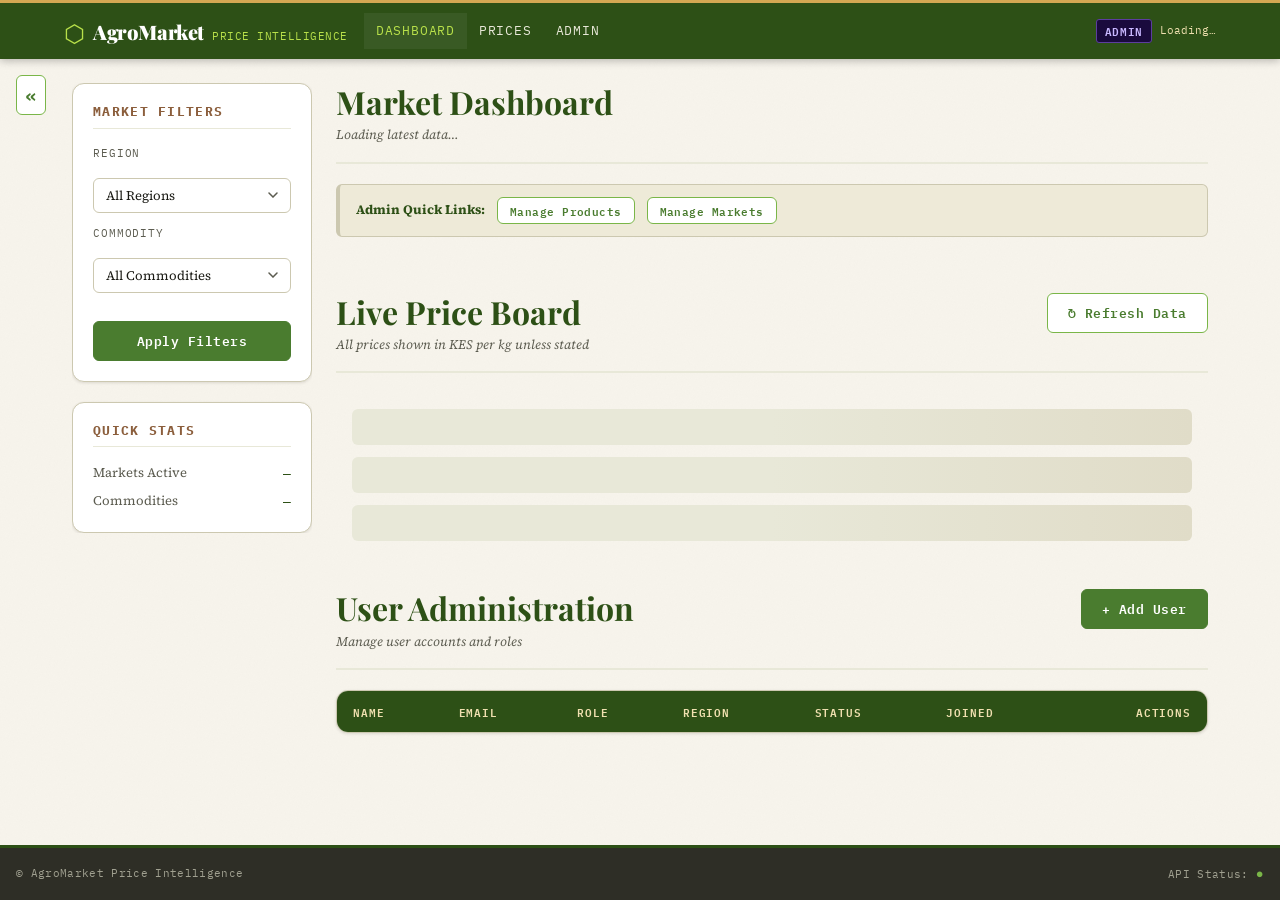
<file: index.html>
<!DOCTYPE html>
<html lang="en">
<head>
  <meta charset="UTF-8" />
  <meta name="viewport" content="width=device-width, initial-scale=1.0" />
  <meta name="description" content="Agricultural Market Price Tracker — Real-time crop and commodity prices" />
  <title>AgroMarket — Price Tracker</title>
  <link rel="stylesheet" href="style.css" />
  <link rel="preconnect" href="https://fonts.googleapis.com" crossorigin />
  <link rel="preconnect" href="https://fonts.gstatic.com" crossorigin />
  <link href="https://fonts.googleapis.com/css2?family=Playfair+Display:wght@700;900&family=IBM+Plex+Mono:wght@400;600&family=Source+Serif+4:ital,wght@0,300;0,400;0,600;1,300&display=swap" rel="stylesheet" />
  <style>
    /* Quick inline CSS to make the sidebar collapse work */
    .sidebar { transition: width 0.3s ease, padding 0.3s ease; overflow: hidden; }
    .sidebar.is-collapsed { width: 0; padding-left: 0; padding-right: 0; border: none; opacity: 0; }
  </style>
</head>
<body>

  <header class="site-header" role="banner">
    <nav class="navbar" aria-label="Primary navigation">

      <div class="navbar__brand">
        <span class="navbar__logo" aria-hidden="true">⬡</span>
        <span class="navbar__name">AgroMarket</span>
        <span class="navbar__tagline">Price Intelligence</span>
      </div>

      <button class="navbar__hamburger" id="navToggle" aria-expanded="false" aria-controls="navMenu" aria-label="Toggle navigation menu">
        <span class="bar"></span><span class="bar"></span><span class="bar"></span>
      </button>

      <ul class="navbar__menu" id="navMenu" role="list">
        <li><a href="#dashboard" class="navbar__link is-active" aria-current="page">Dashboard</a></li>
        <li><a href="#prices" class="navbar__link">Prices</a></li>
        <li><a href="#admin" class="navbar__link">Admin</a></li>
      </ul>

      <div class="navbar__user" id="navbarUser" aria-live="polite">
        <span class="badge badge--admin" id="userRoleBadge" data-role="">ADMIN</span>
        <span class="navbar__username" id="navbarUsername">Loading…</span>
      </div>

    </nav>
  </header>

  <main class="layout" id="mainContent">

    <button class="btn btn--secondary" id="sidebarToggleBtn" type="button" aria-label="Toggle Filters" 
            style="position: absolute; left: var(--sp-4); z-index: 10; padding: 0.25rem 0.5rem; font-size: 1.2rem; margin-top: -0.5rem;">
      «
    </button>

    <aside class="sidebar" id="mainSidebar" aria-label="Filters and quick stats">
      <section class="sidebar__block">
        <h2 class="sidebar__heading">Market Filters</h2>
        <label class="form-label" for="regionSelect">Region</label>
        <select class="form-select" id="regionSelect" name="region">
          <option value="">All Regions</option>
        </select>

        <label class="form-label" for="commoditySelect">Commodity</label>
        <select class="form-select" id="commoditySelect" name="commodity">
          <option value="">All Commodities</option>
        </select>

        <button class="btn btn--primary btn--full" id="applyFilters" type="button" style="margin-top: 1rem;">Apply Filters</button>
      </section>

      <section class="sidebar__block">
        <h2 class="sidebar__heading">Quick Stats</h2>
        <ul class="stat-list" id="quickStats" aria-live="polite">
          <li class="stat-list__item">
            <span class="stat-list__label">Markets Active</span>
            <span class="stat-list__value" data-stat="activeMarkets">—</span>
          </li>
          <li class="stat-list__item">
            <span class="stat-list__label">Commodities</span>
            <span class="stat-list__value" data-stat="totalCommodities">—</span>
          </li>
        </ul>
      </section>
    </aside>

    <div class="content-area">

      <section class="content-section" id="dashboard">
        <div class="section-header">
          <div>
            <h1 class="section-header__title" id="dashboardHeading">Market Dashboard</h1>
            <p class="section-header__sub" id="dashboardDateLine">Loading latest data…</p>
          </div>
        </div>

        <div id="adminQuickLinks" class="alert-strip" style="display: flex; gap: var(--sp-3); align-items: center; background: var(--c-surface-alt); border-color: var(--c-border); margin-bottom: var(--sp-6);">
          <strong style="color: var(--c-field);">Admin Quick Links:</strong>
          <a href="products.html" class="btn btn--sm btn--secondary">Manage Products</a>
          <a href="markets.html" class="btn btn--sm btn--secondary">Manage Markets</a>
        </div>

      </section>

      <section class="content-section" id="prices">
        <div class="section-header">
          <div>
            <h2 class="section-header__title">Live Price Board</h2>
            <p class="section-header__sub">All prices shown in KES per kg unless stated</p>
          </div>
          <div class="table-toolbar">
            <button class="btn btn--secondary" id="refreshDashboard" type="button">↻ Refresh Data</button>
          </div>
        </div>

        <div class="table-state" id="priceTableLoading">
          <div class="skeleton-row"></div><div class="skeleton-row"></div><div class="skeleton-row"></div>
        </div>

        <div class="table-wrap" id="priceTableWrap" hidden>
          <table class="data-table" id="priceTable">
            <thead>
              <tr>
                <th scope="col">Commodity</th>
                <th scope="col">Market</th>
                <th scope="col">Region</th>
                <th scope="col" class="align-right">Price (KES)</th>
                <th scope="col" class="align-right">7d Change</th>
                <th scope="col">Updated</th>
                <th scope="col">Source</th>
              </tr>
            </thead>
            <tbody id="priceTableBody">
              </tbody>
          </table>
        </div>
      </section>

      <section class="content-section" id="admin">
        <div class="section-header">
          <div>
            <h2 class="section-header__title">User Administration</h2>
            <p class="section-header__sub">Manage user accounts and roles</p>
          </div>
          <button class="btn btn--primary" id="addUserBtn" type="button">+ Add User</button>
        </div>

        <div class="table-wrap" id="userTableWrap">
          <table class="data-table" id="userTable">
            <thead>
              <tr>
                <th scope="col">Name</th>
                <th scope="col">Email</th>
                <th scope="col">Role</th>
                <th scope="col">Region</th>
                <th scope="col">Status</th>
                <th scope="col">Joined</th>
                <th scope="col" class="align-right">Actions</th>
              </tr>
            </thead>
            <tbody id="userTableBody">
              </tbody>
          </table>
        </div>
      </section>

    </div></main>

  <div class="modal-backdrop" id="modalBackdrop" hidden>
    <div class="modal">
      <div class="modal__header">
        <h3 class="modal__title" id="modalTitle">Modal</h3>
        <button class="modal__close" id="modalClose">✕</button>
      </div>
      <div class="modal__body" id="modalBody"></div>
      <div class="modal__footer" id="modalFooter">
        <button class="btn btn--ghost" id="modalCancel">Cancel</button>
        <button class="btn btn--primary" id="modalConfirm">Confirm</button>
      </div>
    </div>
  </div>

  <div class="toast-container" id="toastContainer"></div>

  <footer class="site-footer">
    <p>© <span id="footerYear"></span> AgroMarket Price Intelligence</p>
    <p class="site-footer__status">API Status: <span class="status-dot status-dot--ok">●</span></p>
  </footer>

  <script src="main.js" defer></script>
  
  <script>
    document.addEventListener('DOMContentLoaded', () => {
      const sidebar = document.getElementById('mainSidebar');
      const toggleBtn = document.getElementById('sidebarToggleBtn');

      if(toggleBtn && sidebar) {
        toggleBtn.addEventListener('click', () => {
          const isCollapsed = sidebar.classList.toggle('is-collapsed');
          
          // Change the icon based on the state
          toggleBtn.textContent = isCollapsed ? '»' : '«';
          
          // Move the button slightly when collapsed so it stays visible
          toggleBtn.style.left = isCollapsed ? '0' : 'var(--sp-4)';
        });
      }
    });
  </script>
</body>
</html>
</file>
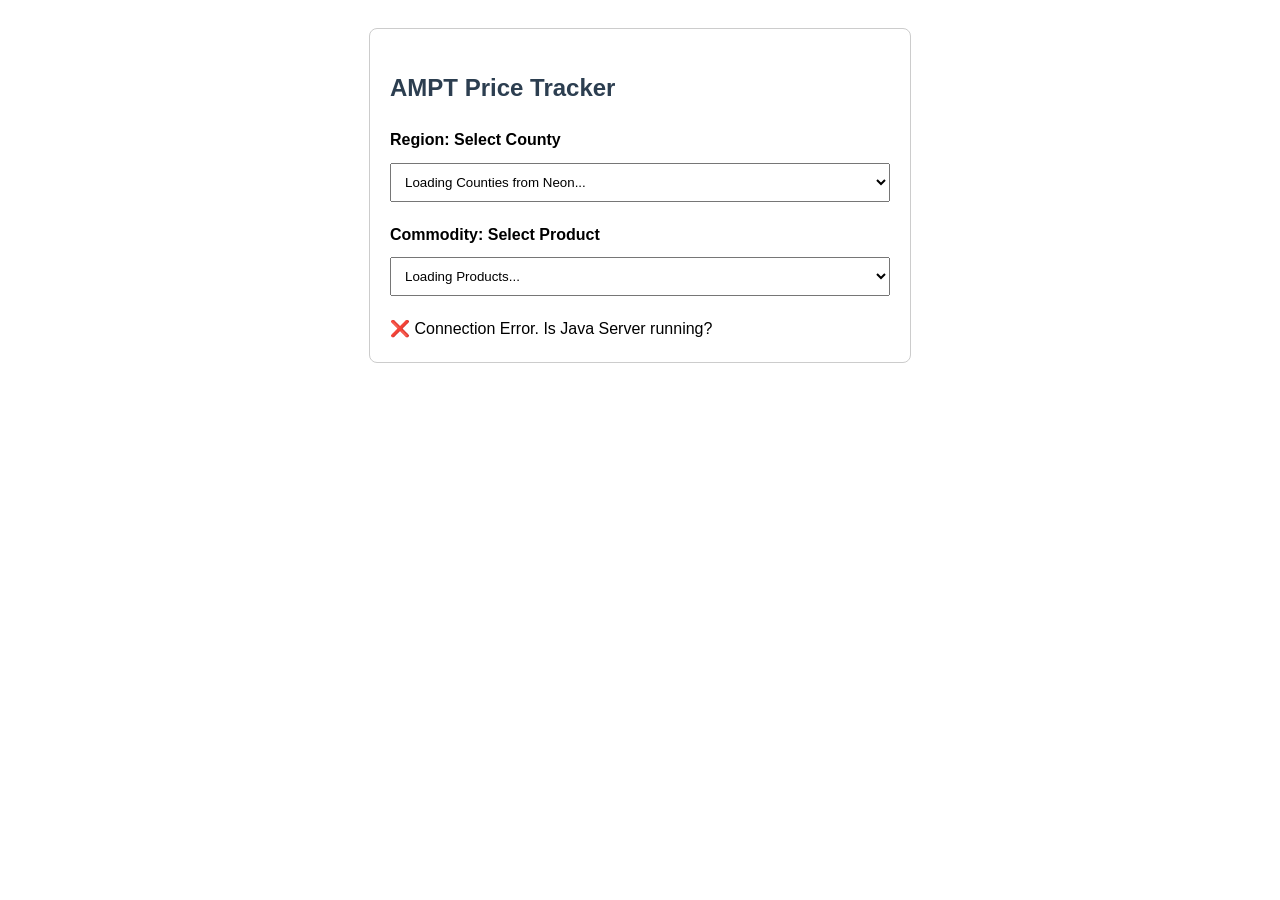
<file: WebContent/jsp/index.html>
<!DOCTYPE html>
<html lang="en">
<head>
    <meta charset="UTF-8">
    <title>AMPT Market Tracker</title>
    <style>
        body { font-family: sans-serif; padding: 20px; line-height: 1.6; }
        .container { max-width: 500px; margin: auto; border: 1px solid #ccc; padding: 20px; border-radius: 8px; }
        select { width: 100%; padding: 10px; margin-top: 10px; margin-bottom: 20px; }
        h2 { color: #2c3e50; }
    </style>
</head>
<body>
    <div class="container">
        <h2>AMPT Price Tracker</h2>
        
        <label for="countySelect"><b>Region: Select County</b></label>
        <select id="countySelect">
            <option value="">Loading Counties from Neon...</option>
        </select>

        <label for="productSelect"><b>Commodity: Select Product</b></label>
        <select id="productSelect">
            <option value="">Loading Products...</option>
        </select>

        <div id="status">Connecting to Java Backend...</div>
    </div>

    <script>
        async function populateDropdown(endpoint, elementId) {
            try {
                // This calls your Java DropdownHelper.java
                const response = await fetch(`http://localhost:8080/api/dropdowns/${endpoint}`);
                if (!response.ok) throw new Error('Network response was not ok');
                
                const data = await response.json();
                const select = document.getElementById(elementId);
                
                select.innerHTML = '<option value="">-- Select Option --</option>';
                data.forEach(item => {
                    const opt = document.createElement('option');
                    opt.value = item.id;
                    opt.textContent = item.label;
                    select.appendChild(opt);
                });
                document.getElementById('status').innerText = "✅ Data Loaded from Neon Cloud";
            } catch (error) {
                console.error('Error:', error);
                document.getElementById('status').innerText = "❌ Connection Error. Is Java Server running?";
            }
        }

        // Initialize dropdowns
        populateDropdown('counties', 'countySelect');
        populateDropdown('products', 'productSelect');
    </script>
</body>
</html>
</file>
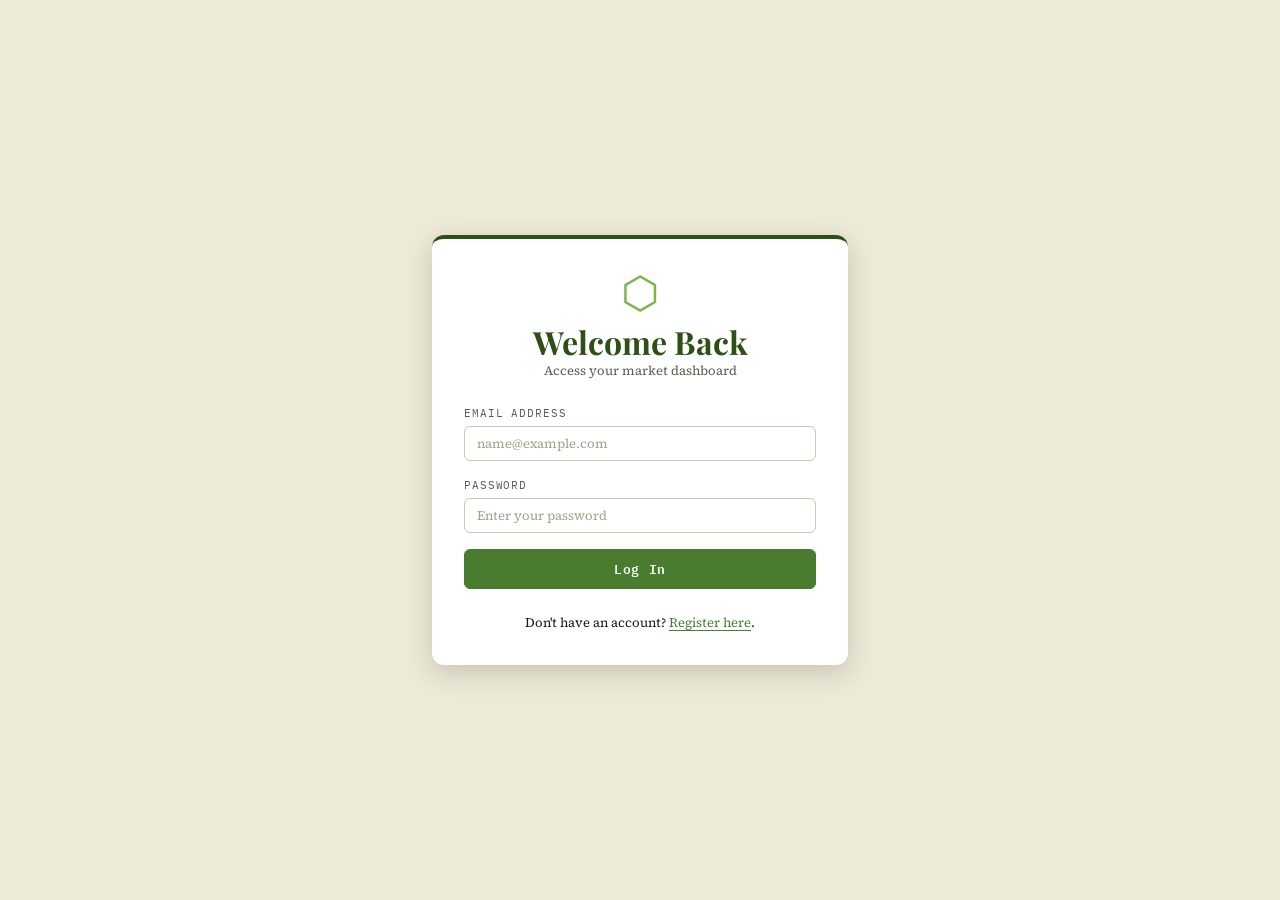
<file: login.html>
<!DOCTYPE html>
<html lang="en">
<head>
  <meta charset="UTF-8" />
  <meta name="viewport" content="width=device-width, initial-scale=1.0" />
  <title>Log In — AgroMarket Price Tracker</title>
  <link rel="stylesheet" href="style.css" />
  <link href="https://fonts.googleapis.com/css2?family=Playfair+Display:wght@700;900&family=IBM+Plex+Mono:wght@400;600&family=Source+Serif+4:ital,wght@0,300;0,400;0,600;1,300&display=swap" rel="stylesheet" />
  <style>
    /* Centers the card on the screen */
    .auth-layout {
      display: flex;
      align-items: center;
      justify-content: center;
      min-height: 100dvh;
      padding: var(--sp-4);
      background-color: var(--c-surface-alt);
    }
    .auth-card {
      background: var(--c-white);
      padding: var(--sp-8);
      border-radius: var(--radius-lg);
      box-shadow: var(--shadow-lg);
      width: 100%;
      max-width: 26rem;
      border-top: 4px solid var(--c-field);
    }
    .auth-card__header { text-align: center; margin-bottom: var(--sp-6); }
    .auth-card__logo { font-size: var(--fs-3xl); color: var(--c-sprout); line-height: 1; }
    .auth-card__title { font-family: var(--f-display); font-size: var(--fs-2xl); color: var(--c-field); margin-top: var(--sp-2); }
    .form-group { margin-bottom: var(--sp-4); }
    .auth-footer { text-align: center; margin-top: var(--sp-6); font-size: var(--fs-sm); }
  </style>
</head>
<body>

  <main class="auth-layout">
    <div class="auth-card">
      <div class="auth-card__header">
        <div class="auth-card__logo">⬡</div>
        <h1 class="auth-card__title">Welcome Back</h1>
        <p style="color: var(--c-text-muted); font-size: var(--fs-sm);">Access your market dashboard</p>
      </div>

      <form id="loginForm" novalidate>
        
        <div class="form-group">
          <label class="form-label" for="email">Email Address</label>
          <input class="form-input" type="email" id="email" name="email" required placeholder="name@example.com">
        </div>

        <div class="form-group">
          <label class="form-label" for="password">Password</label>
          <input class="form-input" type="password" id="password" name="password" required placeholder="Enter your password">
        </div>

        <button class="btn btn--primary btn--full" type="submit" id="loginBtn">Log In</button>
      </form>

      <div class="auth-footer">
        Don't have an account? <a href="register.html">Register here</a>.
      </div>
    </div>
  </main>

  <script>
    // ── CLIENT-SIDE VALIDATION LOGIC ──
    const form = document.getElementById('loginForm');
    
    form.addEventListener('submit', (e) => {
      e.preventDefault(); // Stop normal form submission

      // Validate fields before hitting the backend
      if (!form.checkValidity()) {
        form.reportValidity();
        return; 
      }

      // Simulate sending data to the Java Backend
      const loginBtn = document.getElementById('loginBtn');
      loginBtn.textContent = 'Authenticating...';
      loginBtn.disabled = true;

      const email = document.getElementById('email').value;

      console.log('Sending credentials to /login Servlet for:', email);

      // Simulate a 1-second delay, then redirect to the dashboard
      setTimeout(() => {
        window.location.href = 'index.html'; 
      }, 1000);
    });
  </script>
</body>
</html>
</file>
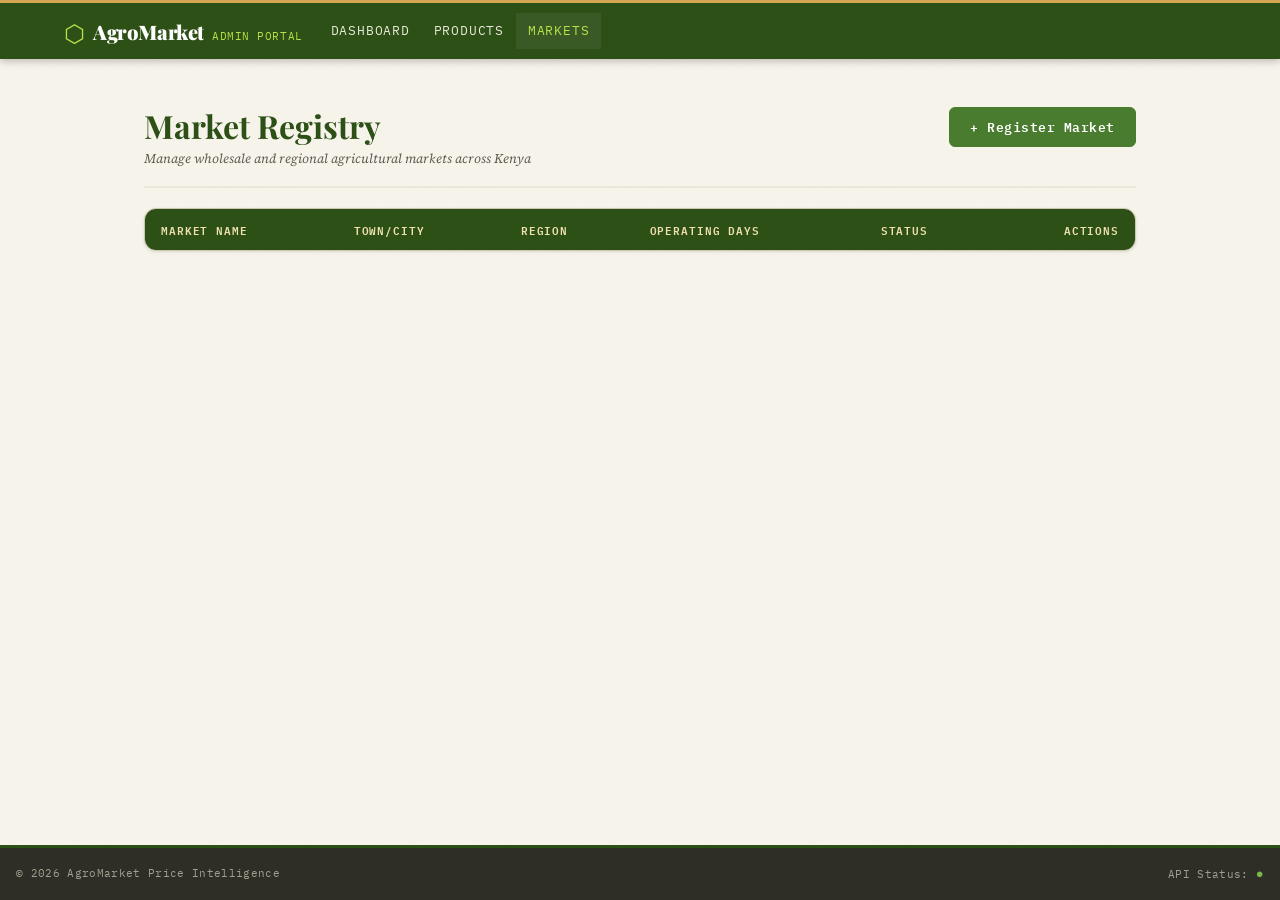
<file: markets.html>
<!DOCTYPE html>
<html lang="en">
<head>
  <meta charset="UTF-8" />
  <meta name="viewport" content="width=device-width, initial-scale=1.0" />
  <title>Manage Markets — AgroMarket Admin</title>
  <link rel="stylesheet" href="style.css" />
  <link href="https://fonts.googleapis.com/css2?family=Playfair+Display:wght@700;900&family=IBM+Plex+Mono:wght@400;600&family=Source+Serif+4:ital,wght@0,300;0,400;0,600;1,300&display=swap" rel="stylesheet" />
</head>
<body>

  <header class="site-header" role="banner">
    <nav class="navbar">
      <div class="navbar__brand">
        <span class="navbar__logo">⬡</span>
        <span class="navbar__name">AgroMarket</span>
        <span class="navbar__tagline">Admin Portal</span>
      </div>
      <ul class="navbar__menu is-open" style="flex-direction: row; background: transparent; order: 0;">
        <li><a href="index.html" class="navbar__link">Dashboard</a></li>
        <li><a href="products.html" class="navbar__link">Products</a></li>
        <li><a href="markets.html" class="navbar__link is-active">Markets</a></li>
      </ul>
    </nav>
  </header>

  <main class="layout" style="display: block; max-width: 65rem; margin-top: var(--sp-6);">
    <section class="content-section">
      <div class="section-header">
        <div>
          <h1 class="section-header__title">Market Registry</h1>
          <p class="section-header__sub">Manage wholesale and regional agricultural markets across Kenya</p>
        </div>
        <button class="btn btn--primary" id="addMarketBtn" type="button">+ Register Market</button>
      </div>

      <div class="table-wrap">
        <table class="data-table">
          <thead>
            <tr>
              <th scope="col">Market Name</th>
              <th scope="col">Town/City</th>
              <th scope="col">Region</th>
              <th scope="col">Operating Days</th>
              <th scope="col">Status</th>
              <th scope="col" class="align-right">Actions</th>
            </tr>
          </thead>
          <tbody id="marketTableBody">
            </tbody>
        </table>
      </div>
    </section>
  </main>

  <div class="modal-backdrop" id="modalBackdrop" hidden>
    <div class="modal">
      <div class="modal__header">
        <h3 class="modal__title" id="modalTitle">Modal</h3>
        <button class="modal__close" id="modalClose">✕</button>
      </div>
      <div class="modal__body" id="modalBody"></div>
      <div class="modal__footer">
        <button class="btn btn--ghost" id="modalCancel">Cancel</button>
        <button class="btn btn--primary" id="modalConfirm">Save Market</button>
      </div>
    </div>
  </div>

  <footer class="site-footer">
    <p>© <span id="footerYear">2026</span> AgroMarket Price Intelligence</p>
    <p class="site-footer__status">API Status: <span class="status-dot status-dot--ok">●</span></p>
  </footer>

  <script>document.getElementById('footerYear').textContent = new Date().getFullYear();</script>
  <script src="admin-markets.js"></script>
</body>
</html>
</file>
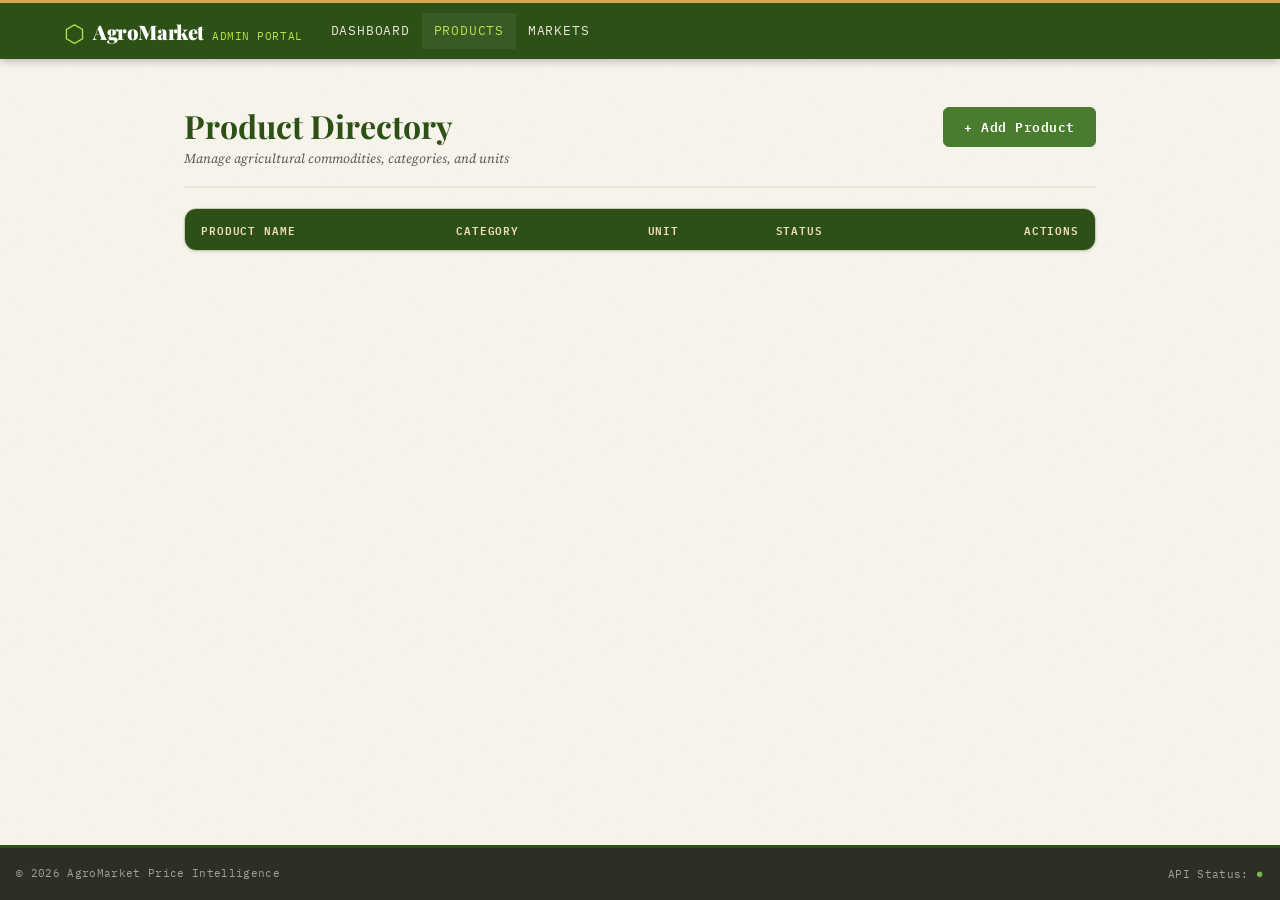
<file: products.html>
<!DOCTYPE html>
<html lang="en">
<head>
  <meta charset="UTF-8" />
  <meta name="viewport" content="width=device-width, initial-scale=1.0" />
  <title>Manage Products — AgroMarket Admin</title>
  <link rel="stylesheet" href="style.css" />
  <link href="https://fonts.googleapis.com/css2?family=Playfair+Display:wght@700;900&family=IBM+Plex+Mono:wght@400;600&family=Source+Serif+4:ital,wght@0,300;0,400;0,600;1,300&display=swap" rel="stylesheet" />
</head>
<body>

  <header class="site-header" role="banner">
    <nav class="navbar">
      <div class="navbar__brand">
        <span class="navbar__logo">⬡</span>
        <span class="navbar__name">AgroMarket</span>
        <span class="navbar__tagline">Admin Portal</span>
      </div>
      <ul class="navbar__menu is-open" style="flex-direction: row; background: transparent; order: 0;">
        <li><a href="index.html" class="navbar__link">Dashboard</a></li>
        <li><a href="products.html" class="navbar__link is-active">Products</a></li>
        <li><a href="markets.html" class="navbar__link">Markets</a></li>
      </ul>
    </nav>
  </header>

  <main class="layout" style="display: block; max-width: 60rem; margin-top: var(--sp-6);">
    <section class="content-section">
      <div class="section-header">
        <div>
          <h1 class="section-header__title">Product Directory</h1>
          <p class="section-header__sub">Manage agricultural commodities, categories, and units</p>
        </div>
        <button class="btn btn--primary" id="addProductBtn" type="button">+ Add Product</button>
      </div>

      <div class="table-wrap">
        <table class="data-table">
          <thead>
            <tr>
              <th scope="col">Product Name</th>
              <th scope="col">Category</th>
              <th scope="col">Unit</th>
              <th scope="col">Status</th>
              <th scope="col" class="align-right">Actions</th>
            </tr>
          </thead>
          <tbody id="productTableBody">
            </tbody>
        </table>
      </div>
    </section>
  </main>

  <div class="modal-backdrop" id="modalBackdrop" hidden>
    <div class="modal">
      <div class="modal__header">
        <h3 class="modal__title" id="modalTitle">Modal</h3>
        <button class="modal__close" id="modalClose">✕</button>
      </div>
      <div class="modal__body" id="modalBody"></div>
      <div class="modal__footer">
        <button class="btn btn--ghost" id="modalCancel">Cancel</button>
        <button class="btn btn--primary" id="modalConfirm">Save Product</button>
      </div>
    </div>
  </div>

  <footer class="site-footer">
    <p>© <span id="footerYear">2026</span> AgroMarket Price Intelligence</p>
    <p class="site-footer__status">API Status: <span class="status-dot status-dot--ok">●</span></p>
  </footer>

  <script>document.getElementById('footerYear').textContent = new Date().getFullYear();</script>
  <script src="admin-products.js"></script>
</body>
</html>
</file>
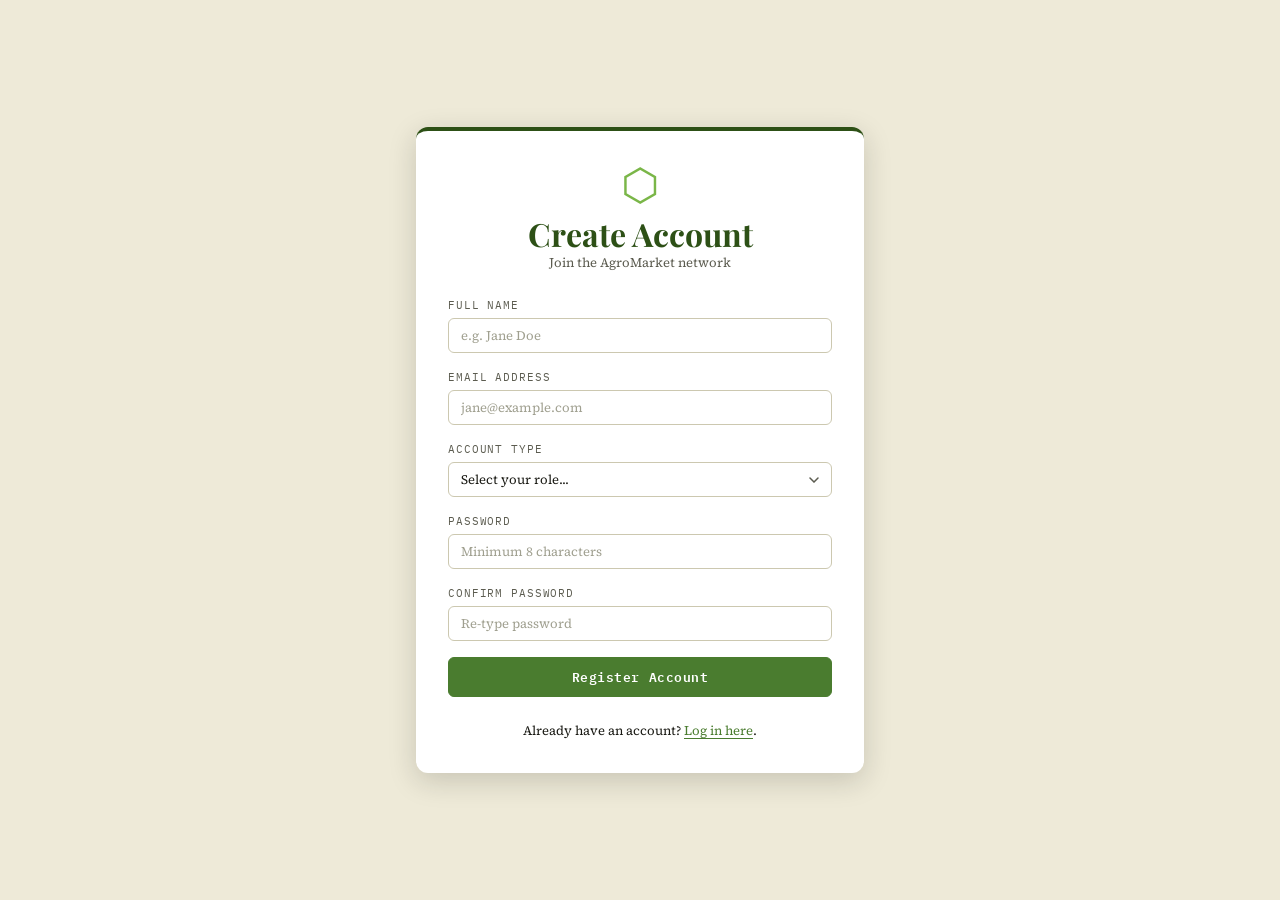
<file: register.html>
<!DOCTYPE html>
<html lang="en">
<head>
  <meta charset="UTF-8" />
  <meta name="viewport" content="width=device-width, initial-scale=1.0" />
  <title>Register — AgroMarket Price Tracker</title>
  <link rel="stylesheet" href="style.css" />
  <link href="https://fonts.googleapis.com/css2?family=Playfair+Display:wght@700;900&family=IBM+Plex+Mono:wght@400;600&family=Source+Serif+4:ital,wght@0,300;0,400;0,600;1,300&display=swap" rel="stylesheet" />
  <style>
    /* Specific layout for auth pages to center the card */
    .auth-layout {
      display: flex;
      align-items: center;
      justify-content: center;
      min-height: 100dvh;
      padding: var(--sp-4);
      background-color: var(--c-surface-alt);
    }
    .auth-card {
      background: var(--c-white);
      padding: var(--sp-8);
      border-radius: var(--radius-lg);
      box-shadow: var(--shadow-lg);
      width: 100%;
      max-width: 28rem;
      border-top: 4px solid var(--c-field);
    }
    .auth-card__header { text-align: center; margin-bottom: var(--sp-6); }
    .auth-card__logo { font-size: var(--fs-3xl); color: var(--c-sprout); line-height: 1; }
    .auth-card__title { font-family: var(--f-display); font-size: var(--fs-2xl); color: var(--c-field); margin-top: var(--sp-2); }
    .form-group { margin-bottom: var(--sp-4); }
    .auth-footer { text-align: center; margin-top: var(--sp-6); font-size: var(--fs-sm); }
    .error-text { color: var(--c-danger); font-size: var(--fs-xs); margin-top: var(--sp-1); display: none; }
  </style>
</head>
<body>

  <main class="auth-layout">
    <div class="auth-card">
      <div class="auth-card__header">
        <div class="auth-card__logo">⬡</div>
        <h1 class="auth-card__title">Create Account</h1>
        <p style="color: var(--c-text-muted); font-size: var(--fs-sm);">Join the AgroMarket network</p>
      </div>

      <form id="registerForm" novalidate>
        
        <div class="form-group">
          <label class="form-label" for="fullName">Full Name</label>
          <input class="form-input" type="text" id="fullName" name="fullName" required placeholder="e.g. Jane Doe">
        </div>

        <div class="form-group">
          <label class="form-label" for="email">Email Address</label>
          <input class="form-input" type="email" id="email" name="email" required placeholder="jane@example.com">
        </div>

        <div class="form-group">
          <label class="form-label" for="role">Account Type</label>
          <select class="form-select" id="role" name="role" required>
            <option value="" disabled selected>Select your role...</option>
            <option value="FARMER">Farmer</option>
            <option value="TRADER">Trader</option>
            <option value="CONSUMER">Consumer</option>
            <option value="MARKET_AGENT">Market Agent (Requires Admin Approval)</option>
          </select>
        </div>

        <div class="form-group">
          <label class="form-label" for="password">Password</label>
          <input class="form-input" type="password" id="password" name="password" required placeholder="Minimum 8 characters">
        </div>

        <div class="form-group">
          <label class="form-label" for="confirmPassword">Confirm Password</label>
          <input class="form-input" type="password" id="confirmPassword" required placeholder="Re-type password">
          <div class="error-text" id="passwordError">Passwords do not match!</div>
        </div>

        <button class="btn btn--primary btn--full" type="submit" id="submitBtn">Register Account</button>
      </form>

      <div class="auth-footer">
        Already have an account? <a href="login.html">Log in here</a>.
      </div>
    </div>
  </main>

  <script>
    // ── CLIENT-SIDE VALIDATION LOGIC ──
    const form = document.getElementById('registerForm');
    const password = document.getElementById('password');
    const confirmPassword = document.getElementById('confirmPassword');
    const passwordError = document.getElementById('passwordError');

    form.addEventListener('submit', async (e) => {
      e.preventDefault(); // Stop the form from submitting normally

      // 1. Check if passwords match
      if (password.value !== confirmPassword.value) {
        passwordError.style.display = 'block';
        confirmPassword.style.borderColor = 'var(--c-danger)';
        return; // Stop execution
      } else {
        passwordError.style.display = 'none';
        confirmPassword.style.borderColor = 'var(--c-border)';
      }

      // 2. Check if all required HTML5 fields are filled
      if (!form.checkValidity()) {
        form.reportValidity();
        return; // Stop execution
      }

      // 3. If everything is correct, prepare data for the Java Backend
      const submitBtn = document.getElementById('submitBtn');
      submitBtn.textContent = 'Registering...';
      submitBtn.disabled = true;

      const formData = {
        fullName: document.getElementById('fullName').value,
        email: document.getElementById('email').value,
        role: document.getElementById('role').value,
        password: password.value
      };

      console.log('Sending this data to /register Servlet:', formData);
      
      // MOCK API CALL: This simulates sending data to your Java backend
      // In production, you will replace the setTimeout with an actual fetch('/register')
      setTimeout(() => {
        alert('Registration simulated successfully! Redirecting to login...');
        window.location.href = 'login.html'; // Redirect to the login page you will build next
      }, 1500);
    });
  </script>
</body>
</html>
</file>
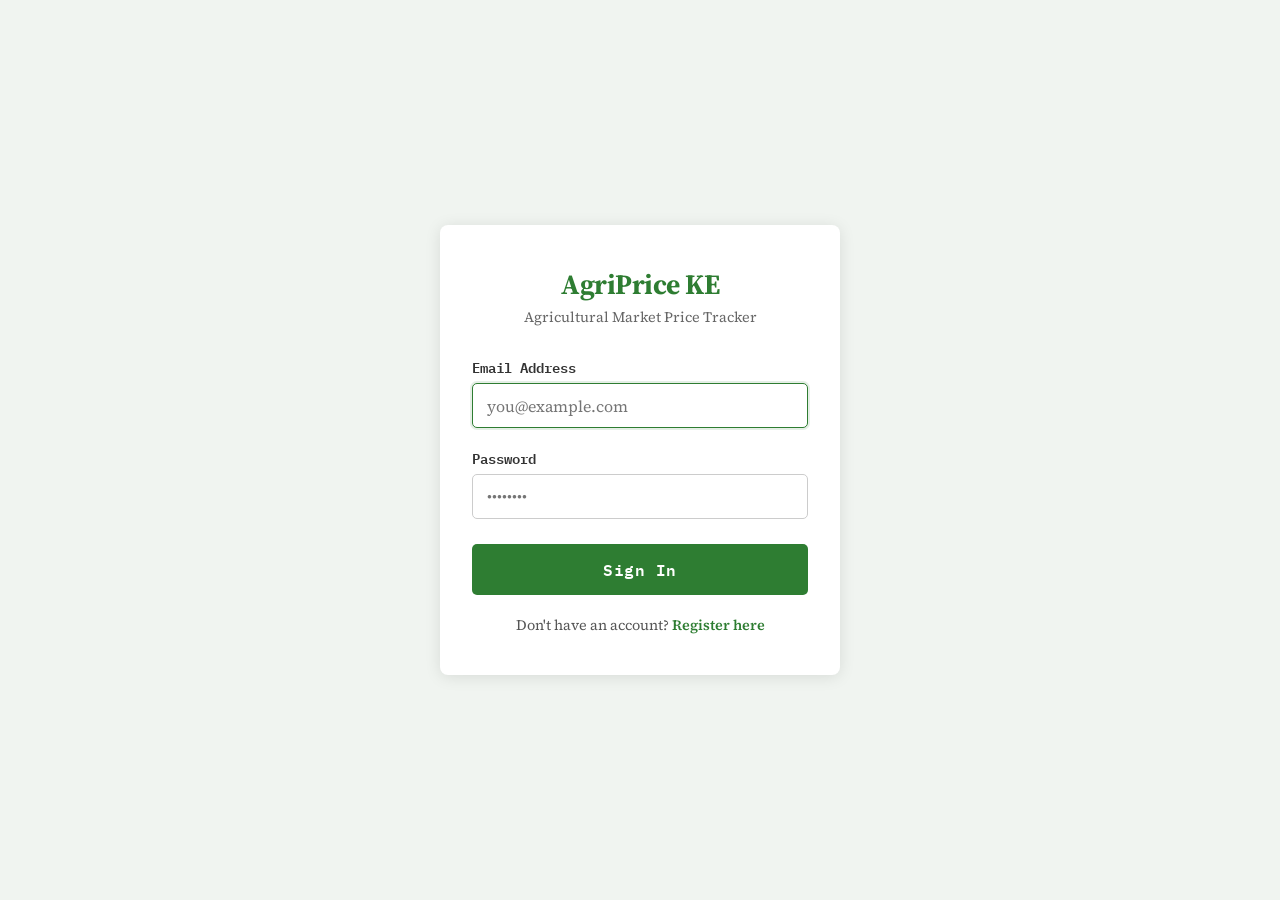
<file: WebContent/login.html>
<!DOCTYPE html>
<html lang="en">
<head>
    <meta charset="UTF-8" />
    <meta name="viewport" content="width=device-width, initial-scale=1.0" />
    <title>Login — AgriPrice KE</title>
    <link href="https://fonts.googleapis.com/css2?family=IBM+Plex+Mono:wght@400;600&family=Source+Serif+4:wght@300;400;600&display=swap" rel="stylesheet" />
    <style>
        *, *::before, *::after { box-sizing: border-box; margin: 0; padding: 0; }

        body {
            min-height: 100vh;
            display: flex;
            align-items: center;
            justify-content: center;
            background: #f0f4f0;
            font-family: 'Source Serif 4', serif;
        }

        .card {
            background: #fff;
            border-radius: 8px;
            box-shadow: 0 2px 16px rgba(0,0,0,0.10);
            padding: 2.5rem 2rem;
            width: 100%;
            max-width: 400px;
        }

        .brand {
            text-align: center;
            margin-bottom: 1.75rem;
        }

        .brand h1 {
            font-size: 1.75rem;
            font-weight: 700;
            color: #2e7d32;
            letter-spacing: -0.5px;
        }

        .brand p {
            font-size: 0.9rem;
            color: #666;
            margin-top: 0.25rem;
        }

        .form-group {
            margin-bottom: 1.1rem;
        }

        label {
            display: block;
            font-size: 0.85rem;
            font-weight: 600;
            color: #333;
            margin-bottom: 0.35rem;
            font-family: 'IBM Plex Mono', monospace;
        }

        input[type="email"],
        input[type="password"] {
            width: 100%;
            padding: 0.65rem 0.85rem;
            border: 1px solid #ccc;
            border-radius: 5px;
            font-size: 1rem;
            font-family: inherit;
            transition: border-color 0.2s;
        }

        input:focus {
            outline: none;
            border-color: #2e7d32;
            box-shadow: 0 0 0 2px rgba(46,125,50,0.12);
        }

        .btn {
            width: 100%;
            padding: 0.75rem;
            background: #2e7d32;
            color: #fff;
            border: none;
            border-radius: 5px;
            font-size: 1rem;
            font-weight: 600;
            cursor: pointer;
            margin-top: 0.5rem;
            font-family: 'IBM Plex Mono', monospace;
            letter-spacing: 0.5px;
            transition: background 0.2s;
        }

        .btn:hover { background: #1b5e20; }

        .error-msg {
            background: #ffebee;
            color: #c62828;
            border: 1px solid #ef9a9a;
            border-radius: 5px;
            padding: 0.65rem 0.85rem;
            font-size: 0.9rem;
            margin-bottom: 1rem;
        }

        .register-link {
            text-align: center;
            margin-top: 1.25rem;
            font-size: 0.9rem;
            color: #555;
        }

        .register-link a {
            color: #2e7d32;
            font-weight: 600;
            text-decoration: none;
        }

        .register-link a:hover { text-decoration: underline; }
    </style>
</head>
<body>
    <div class="card">
        <div class="brand">
            <h1>AgriPrice KE</h1>
            <p>Agricultural Market Price Tracker</p>
        </div>

        <!-- Error message shown when ?error= param is present -->
        <script>
            const params = new URLSearchParams(window.location.search);
            const err = params.get('error');
            const ok  = params.get('success');
            if (err) {
                document.write('<div class="error-msg">' + err + '</div>');
            } else if (ok) {
                document.write('<div style="background:#e8f5e9;color:#2e7d32;border:1px solid #a5d6a7;border-radius:5px;padding:.65rem .85rem;font-size:.9rem;margin-bottom:1rem;">' + ok + '</div>');
            }
        </script>

        <form method="POST" action="login">
            <div class="form-group">
                <label for="email">Email Address</label>
                <input type="email" id="email" name="email" placeholder="you@example.com" required autofocus />
            </div>
            <div class="form-group">
                <label for="password">Password</label>
                <input type="password" id="password" name="password" placeholder="••••••••" required />
            </div>
            <button type="submit" class="btn">Sign In</button>
        </form>

        <div class="register-link">
            Don't have an account? <a href="register">Register here</a>
        </div>
    </div>
</body>
</html>
</file>
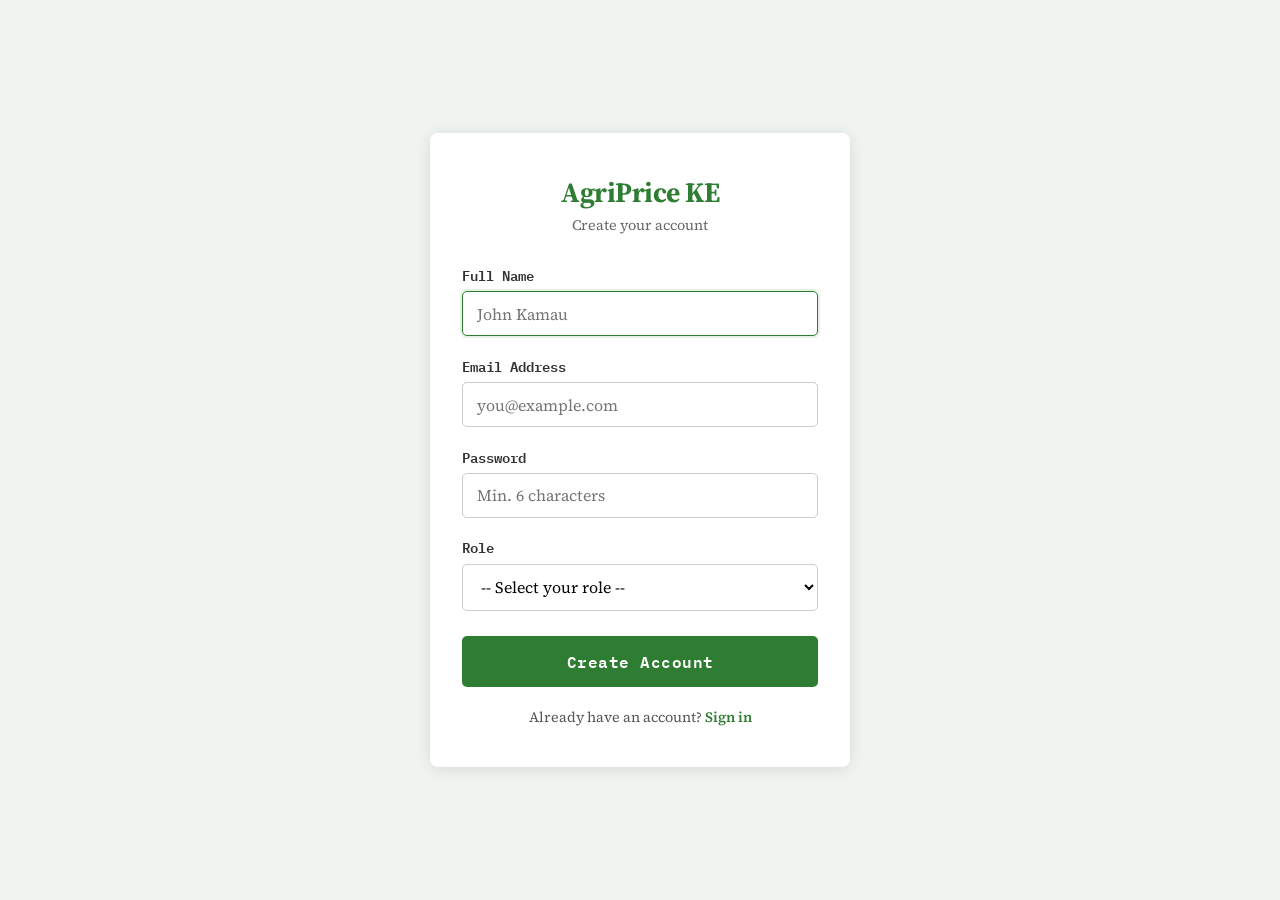
<file: WebContent/register.html>
<!DOCTYPE html>
<html lang="en">
<head>
    <meta charset="UTF-8" />
    <meta name="viewport" content="width=device-width, initial-scale=1.0" />
    <title>Register — AgriPrice KE</title>
    <link href="https://fonts.googleapis.com/css2?family=IBM+Plex+Mono:wght@400;600&family=Source+Serif+4:wght@300;400;600&display=swap" rel="stylesheet" />
    <style>
        *, *::before, *::after { box-sizing: border-box; margin: 0; padding: 0; }

        body {
            min-height: 100vh;
            display: flex;
            align-items: center;
            justify-content: center;
            background: #f0f4f0;
            font-family: 'Source Serif 4', serif;
        }

        .card {
            background: #fff;
            border-radius: 8px;
            box-shadow: 0 2px 16px rgba(0,0,0,0.10);
            padding: 2.5rem 2rem;
            width: 100%;
            max-width: 420px;
        }

        .brand {
            text-align: center;
            margin-bottom: 1.75rem;
        }

        .brand h1 {
            font-size: 1.75rem;
            font-weight: 700;
            color: #2e7d32;
            letter-spacing: -0.5px;
        }

        .brand p {
            font-size: 0.9rem;
            color: #666;
            margin-top: 0.25rem;
        }

        .form-group {
            margin-bottom: 1.1rem;
        }

        label {
            display: block;
            font-size: 0.85rem;
            font-weight: 600;
            color: #333;
            margin-bottom: 0.35rem;
            font-family: 'IBM Plex Mono', monospace;
        }

        input[type="text"],
        input[type="email"],
        input[type="password"],
        select {
            width: 100%;
            padding: 0.65rem 0.85rem;
            border: 1px solid #ccc;
            border-radius: 5px;
            font-size: 1rem;
            font-family: inherit;
            transition: border-color 0.2s;
            background: #fff;
        }

        input:focus, select:focus {
            outline: none;
            border-color: #2e7d32;
            box-shadow: 0 0 0 2px rgba(46,125,50,0.12);
        }

        .btn {
            width: 100%;
            padding: 0.75rem;
            background: #2e7d32;
            color: #fff;
            border: none;
            border-radius: 5px;
            font-size: 1rem;
            font-weight: 600;
            cursor: pointer;
            margin-top: 0.5rem;
            font-family: 'IBM Plex Mono', monospace;
            letter-spacing: 0.5px;
            transition: background 0.2s;
        }

        .btn:hover { background: #1b5e20; }

        .error-msg {
            background: #ffebee;
            color: #c62828;
            border: 1px solid #ef9a9a;
            border-radius: 5px;
            padding: 0.65rem 0.85rem;
            font-size: 0.9rem;
            margin-bottom: 1rem;
        }

        .login-link {
            text-align: center;
            margin-top: 1.25rem;
            font-size: 0.9rem;
            color: #555;
        }

        .login-link a {
            color: #2e7d32;
            font-weight: 600;
            text-decoration: none;
        }

        .login-link a:hover { text-decoration: underline; }
    </style>
</head>
<body>
    <div class="card">
        <div class="brand">
            <h1>AgriPrice KE</h1>
            <p>Create your account</p>
        </div>

        <script>
            const params = new URLSearchParams(window.location.search);
            const err = params.get('error');
            if (err) {
                document.write('<div class="error-msg">' + err + '</div>');
            }
        </script>

        <form method="POST" action="register">
            <div class="form-group">
                <label for="fullName">Full Name</label>
                <input type="text" id="fullName" name="fullName" placeholder="John Kamau" required autofocus />
            </div>
            <div class="form-group">
                <label for="email">Email Address</label>
                <input type="email" id="email" name="email" placeholder="you@example.com" required />
            </div>
            <div class="form-group">
                <label for="password">Password</label>
                <input type="password" id="password" name="password" placeholder="Min. 6 characters" required />
            </div>
            <div class="form-group">
                <label for="role">Role</label>
                <select id="role" name="role" required>
                    <option value="">-- Select your role --</option>
                    <option value="FARMER">Farmer</option>
                    <option value="AGENT">Market Agent</option>
                    <option value="ADMIN">Admin</option>
                </select>
            </div>
            <button type="submit" class="btn">Create Account</button>
        </form>

        <div class="login-link">
            Already have an account? <a href="login">Sign in</a>
        </div>
    </div>
</body>
</html>
</file>
<file: style.css>
/* ═══════════════════════════════════════════════════════════════
   AgroMarket Price Tracker — style.css
   Mobile-first · Vanilla CSS3 · Optimised for sub-3G
   ═══════════════════════════════════════════════════════════════ */

/* ── 1. DESIGN TOKENS ────────────────────────────────────────── */
:root {
  /* Greens */
  --c-field:        #2d5016;   /* deep field green */
  --c-leaf:         #4a7c2f;   /* mid leaf */
  --c-sprout:       #7ab648;   /* bright sprout */
  --c-lime:         #b8e04a;   /* lime accent */

  /* Earth tones */
  --c-soil:         #3d2b1f;   /* rich dark soil */
  --c-clay:         #8b5e3c;   /* terracotta clay */
  --c-wheat:        #d4a853;   /* dried wheat */
  --c-straw:        #f0e0b0;   /* pale straw */

  /* Neutrals */
  --c-ink:          #1a1a14;   /* near-black */
  --c-charcoal:     #2e2e26;
  --c-stone:        #5c5c50;
  --c-dust:         #a0a090;
  --c-mist:         #e8e8d8;
  --c-paper:        #f7f4ec;   /* warm off-white */
  --c-white:        #ffffff;

  /* Semantic colours */
  --c-surface:      var(--c-paper);
  --c-surface-alt:  #eeead8;
  --c-border:       #ccc8b0;
  --c-text:         var(--c-ink);
  --c-text-muted:   var(--c-stone);
  --c-accent:       var(--c-sprout);
  --c-accent-dark:  var(--c-leaf);
  --c-danger:       #c0392b;
  --c-warning:      var(--c-wheat);
  --c-success:      var(--c-sprout);
  --c-info:         #3a7ebf;

  /* Price change colors */
  --c-up:           #2a7d2e;
  --c-down:         #c0392b;
  --c-flat:         var(--c-stone);

  /* Typography */
  --f-display:      'Playfair Display', Georgia, serif;
  --f-body:         'Source Serif 4', Georgia, serif;
  --f-mono:         'IBM Plex Mono', 'Courier New', monospace;

  --fs-xs:   0.6875rem;  /* 11px */
  --fs-sm:   0.8125rem;  /* 13px */
  --fs-base: 0.9375rem;  /* 15px */
  --fs-md:   1.0625rem;  /* 17px */
  --fs-lg:   1.25rem;    /* 20px */
  --fs-xl:   1.5rem;     /* 24px */
  --fs-2xl:  2rem;       /* 32px */
  --fs-3xl:  2.75rem;    /* 44px */

  --lh-tight: 1.2;
  --lh-base:  1.55;
  --lh-loose: 1.8;

  /* Spacing scale */
  --sp-1:   0.25rem;
  --sp-2:   0.5rem;
  --sp-3:   0.75rem;
  --sp-4:   1rem;
  --sp-5:   1.25rem;
  --sp-6:   1.5rem;
  --sp-8:   2rem;
  --sp-10:  2.5rem;
  --sp-12:  3rem;
  --sp-16:  4rem;

  /* Layout */
  --nav-h:        3.5rem;
  --sidebar-w:    15rem;
  --content-max:  74rem;
  --radius-sm:    3px;
  --radius:       6px;
  --radius-lg:    12px;

  /* Shadows */
  --shadow-sm:  0 1px 3px rgba(29,28,20,.12);
  --shadow:     0 3px 10px rgba(29,28,20,.14);
  --shadow-lg:  0 8px 28px rgba(29,28,20,.18);

  /* Transitions */
  --t-fast:   120ms ease;
  --t-base:   220ms ease;
}

/* ── 2. RESET & BASE ─────────────────────────────────────────── */
*, *::before, *::after { box-sizing: border-box; margin: 0; padding: 0; }

html {
  scroll-behavior: smooth;
  -webkit-text-size-adjust: 100%;
  font-size: 100%;
}

body {
  font-family: var(--f-body);
  font-size: var(--fs-base);
  line-height: var(--lh-base);
  color: var(--c-text);
  background-color: var(--c-surface);
  min-height: 100dvh;
  display: flex;
  flex-direction: column;
  /* Subtle grain texture via CSS — zero HTTP cost */
  background-image:
    url("data:image/svg+xml,%3Csvg xmlns='http://www.w3.org/2000/svg' width='200' height='200'%3E%3Cfilter id='n'%3E%3CfeTurbulence type='fractalNoise' baseFrequency='0.75' numOctaves='4' stitchTiles='stitch'/%3E%3CfeColorMatrix type='saturate' values='0'/%3E%3C/filter%3E%3Crect width='200' height='200' filter='url(%23n)' opacity='0.028'/%3E%3C/svg%3E");
}

img, svg { display: block; max-width: 100%; }
a { color: var(--c-accent-dark); text-decoration: underline; text-underline-offset: 3px; }
a:hover { color: var(--c-field); }
ul, ol { list-style: none; }
button { cursor: pointer; font-family: inherit; }
input, select, textarea, button { font-size: var(--fs-base); }
table { border-collapse: collapse; width: 100%; }
h1, h2, h3, h4 { font-family: var(--f-display); line-height: var(--lh-tight); color: var(--c-field); }

/* Screen-reader only utility */
.sr-only {
  position: absolute; width: 1px; height: 1px;
  padding: 0; margin: -1px; overflow: hidden;
  clip: rect(0,0,0,0); white-space: nowrap; border: 0;
}
/* Force hidden attribute to override display properties */
[hidden] {
  display: none !important;
}

/* ── 3. NAVBAR ───────────────────────────────────────────────── */
.site-header {
  position: sticky;
  top: 0;
  z-index: 100;
  background-color: var(--c-field);
  box-shadow: 0 2px 8px rgba(0,0,0,.25);
  /* Thin harvest-gold top stripe */
  border-top: 3px solid var(--c-wheat);
}

.navbar {
  display: flex;
  align-items: center;
  gap: var(--sp-4);
  max-width: var(--content-max);
  margin: 0 auto;
  padding: 0 var(--sp-4);
  height: var(--nav-h);
  flex-wrap: wrap;
}

/* Brand */
.navbar__brand {
  display: flex;
  align-items: baseline;
  gap: var(--sp-2);
  text-decoration: none;
  flex-shrink: 0;
}
.navbar__logo {
  font-size: var(--fs-xl);
  color: var(--c-lime);
  line-height: 1;
  transform: translateY(2px);
  display: inline-block;
}
.navbar__name {
  font-family: var(--f-display);
  font-size: var(--fs-lg);
  font-weight: 900;
  color: var(--c-white);
  letter-spacing: -0.02em;
}
.navbar__tagline {
  font-size: var(--fs-xs);
  color: var(--c-lime);
  font-family: var(--f-mono);
  letter-spacing: 0.05em;
  text-transform: uppercase;
  display: none; /* shown ≥ md */
}

/* Hamburger */
.navbar__hamburger {
  display: flex;
  flex-direction: column;
  justify-content: center;
  gap: 5px;
  width: 2.25rem;
  height: 2.25rem;
  background: transparent;
  border: 1.5px solid rgba(255,255,255,.35);
  border-radius: var(--radius-sm);
  padding: var(--sp-2);
  margin-left: auto;
  transition: border-color var(--t-fast);
}
.navbar__hamburger:hover { border-color: var(--c-lime); }
.navbar__hamburger .bar {
  display: block;
  width: 100%;
  height: 2px;
  background: var(--c-white);
  border-radius: 2px;
  transition: transform var(--t-base), opacity var(--t-base);
  transform-origin: center;
}
/* Open state (JS adds .is-open to button) */
.navbar__hamburger.is-open .bar:nth-child(1) { transform: translateY(7px) rotate(45deg); }
.navbar__hamburger.is-open .bar:nth-child(2) { opacity: 0; transform: scaleX(0); }
.navbar__hamburger.is-open .bar:nth-child(3) { transform: translateY(-7px) rotate(-45deg); }

/* Nav menu */
.navbar__menu {
  display: none;
  flex-direction: column;
  width: 100%;
  background: var(--c-charcoal);
  padding: var(--sp-2) 0;
  order: 10; /* push below brand row on mobile */
}
.navbar__menu.is-open { display: flex; }

.navbar__link {
  display: block;
  padding: var(--sp-3) var(--sp-4);
  color: var(--c-mist);
  text-decoration: none;
  font-family: var(--f-mono);
  font-size: var(--fs-sm);
  letter-spacing: 0.06em;
  text-transform: uppercase;
  transition: background var(--t-fast), color var(--t-fast);
}
.navbar__link:hover,
.navbar__link.is-active {
  color: var(--c-lime);
  background: rgba(255,255,255,.06);
}
.navbar__link.is-active { border-left: 3px solid var(--c-lime); }

/* User pill */
.navbar__user {
  display: none;
  align-items: center;
  gap: var(--sp-2);
  margin-left: auto;
  flex-shrink: 0;
}
.navbar__username {
  font-family: var(--f-mono);
  font-size: var(--fs-xs);
  color: var(--c-straw);
}

/* ── 4. MAIN LAYOUT (Grid) ───────────────────────────────────── */
.layout {
  display: flex;
  flex-direction: column;
  flex: 1;
  max-width: var(--content-max);
  width: 100%;
  margin: 0 auto;
  padding: var(--sp-4);
  gap: var(--sp-6);
}

/* ── 5. SIDEBAR ──────────────────────────────────────────────── */
.sidebar {
  display: flex;
  flex-direction: column;
  gap: var(--sp-5);
}

.sidebar__block {
  background: var(--c-white);
  border: 1px solid var(--c-border);
  border-radius: var(--radius-lg);
  padding: var(--sp-5);
  display: flex;
  flex-direction: column;
  gap: var(--sp-3);
  box-shadow: var(--shadow-sm);
}

.sidebar__heading {
  font-size: var(--fs-sm);
  font-family: var(--f-mono);
  text-transform: uppercase;
  letter-spacing: 0.1em;
  color: var(--c-clay);
  padding-bottom: var(--sp-2);
  border-bottom: 1px solid var(--c-mist);
  margin-bottom: var(--sp-1);
}

/* Quick stat list */
.stat-list { display: flex; flex-direction: column; gap: var(--sp-2); }
.stat-list__item {
  display: flex;
  justify-content: space-between;
  align-items: center;
  font-size: var(--fs-sm);
}
.stat-list__label { color: var(--c-text-muted); }
.stat-list__value {
  font-family: var(--f-mono);
  font-weight: 600;
  color: var(--c-field);
}

/* ── 6. CONTENT AREA ─────────────────────────────────────────── */
.content-area {
  display: flex;
  flex-direction: column;
  gap: var(--sp-8);
  min-width: 0; /* prevent grid blowout */
}

/* ── 7. SECTION HEADER ───────────────────────────────────────── */
.content-section {
  scroll-margin-top: calc(var(--nav-h) + var(--sp-4));
}

.section-header {
  display: flex;
  justify-content: space-between;
  align-items: flex-start;
  gap: var(--sp-4);
  flex-wrap: wrap;
  margin-bottom: var(--sp-5);
  padding-bottom: var(--sp-4);
  border-bottom: 2px solid var(--c-mist);
}
.section-header__title {
  font-size: var(--fs-2xl);
  color: var(--c-field);
}
.section-header__sub {
  font-size: var(--fs-sm);
  color: var(--c-text-muted);
  margin-top: var(--sp-1);
  font-style: italic;
}

/* ── 8. KPI CARDS ────────────────────────────────────────────── */
.kpi-grid {
  display: grid;
  grid-template-columns: repeat(2, 1fr);
  gap: var(--sp-4);
  margin-bottom: var(--sp-6);
}

.kpi-card {
  background: var(--c-white);
  border: 1px solid var(--c-border);
  border-radius: var(--radius-lg);
  padding: var(--sp-5);
  display: flex;
  align-items: center;
  gap: var(--sp-4);
  box-shadow: var(--shadow-sm);
  transition: box-shadow var(--t-fast), transform var(--t-fast);
  /* Left accent stripe — colour overridden by modifier classes in JS */
  border-left: 4px solid var(--c-sprout);
}
.kpi-card:hover { box-shadow: var(--shadow); transform: translateY(-1px); }

.kpi-card__icon {
  font-size: var(--fs-2xl);
  flex-shrink: 0;
  width: 2.75rem;
  text-align: center;
}
.kpi-card__body { display: flex; flex-direction: column; gap: var(--sp-1); }
.kpi-card__label {
  font-size: var(--fs-xs);
  text-transform: uppercase;
  letter-spacing: 0.08em;
  font-family: var(--f-mono);
  color: var(--c-text-muted);
}
.kpi-card__value {
  font-family: var(--f-display);
  font-size: var(--fs-xl);
  font-weight: 700;
  color: var(--c-field);
  line-height: 1;
}
.kpi-card__delta {
  font-family: var(--f-mono);
  font-size: var(--fs-xs);
}
.kpi-card__delta.up   { color: var(--c-up); }
.kpi-card__delta.down { color: var(--c-down); }
.kpi-card__delta.flat { color: var(--c-flat); }

/* ── 9. ALERT STRIP ──────────────────────────────────────────── */
.alert-strip {
  background: #fff8e1;
  border: 1px solid var(--c-wheat);
  border-left: 4px solid var(--c-wheat);
  border-radius: var(--radius);
  padding: var(--sp-3) var(--sp-4);
  font-size: var(--fs-sm);
  color: var(--c-soil);
  margin-bottom: var(--sp-4);
}

/* ── 10. FORM ELEMENTS ───────────────────────────────────────── */
.form-label {
  display: block;
  font-size: var(--fs-xs);
  font-family: var(--f-mono);
  text-transform: uppercase;
  letter-spacing: 0.08em;
  color: var(--c-text-muted);
  margin-bottom: var(--sp-1);
}

.form-input,
.form-select {
  display: block;
  width: 100%;
  padding: var(--sp-2) var(--sp-3);
  background: var(--c-white);
  border: 1.5px solid var(--c-border);
  border-radius: var(--radius);
  color: var(--c-text);
  font-family: var(--f-body);
  font-size: var(--fs-sm);
  transition: border-color var(--t-fast), box-shadow var(--t-fast);
  -webkit-appearance: none;
  appearance: none;
}
.form-input:focus,
.form-select:focus {
  outline: none;
  border-color: var(--c-sprout);
  box-shadow: 0 0 0 3px rgba(122,182,72,.2);
}
.form-input::placeholder { color: var(--c-dust); }

/* Search input with icon indent */
.form-input--search {
  padding-left: var(--sp-8);
  background-image: url("data:image/svg+xml,%3Csvg xmlns='http://www.w3.org/2000/svg' width='16' height='16' fill='none' stroke='%23a0a090' stroke-width='2' viewBox='0 0 24 24'%3E%3Ccircle cx='11' cy='11' r='8'/%3E%3Cpath d='m21 21-4.35-4.35'/%3E%3C/svg%3E");
  background-repeat: no-repeat;
  background-position: var(--sp-3) center;
}

/* Custom select arrow */
.form-select {
  background-image: url("data:image/svg+xml,%3Csvg xmlns='http://www.w3.org/2000/svg' width='10' height='6' viewBox='0 0 10 6'%3E%3Cpath d='M1 1l4 4 4-4' stroke='%235c5c50' stroke-width='1.5' fill='none' stroke-linecap='round'/%3E%3C/svg%3E");
  background-repeat: no-repeat;
  background-position: right var(--sp-3) center;
  padding-right: var(--sp-8);
}

/* ── 11. BUTTONS ─────────────────────────────────────────────── */
.btn {
  display: inline-flex;
  align-items: center;
  justify-content: center;
  gap: var(--sp-2);
  padding: var(--sp-2) var(--sp-5);
  font-family: var(--f-mono);
  font-size: var(--fs-sm);
  font-weight: 600;
  letter-spacing: 0.04em;
  border-radius: var(--radius);
  border: 1.5px solid transparent;
  text-decoration: none;
  white-space: nowrap;
  transition: background var(--t-fast), border-color var(--t-fast),
              color var(--t-fast), box-shadow var(--t-fast), transform var(--t-fast);
  user-select: none;
}
.btn:active { transform: translateY(1px); }

.btn--primary {
  background: var(--c-leaf);
  color: var(--c-white);
  border-color: var(--c-leaf);
}
.btn--primary:hover {
  background: var(--c-field);
  border-color: var(--c-field);
  box-shadow: 0 2px 8px rgba(45,80,22,.3);
}

.btn--secondary {
  background: var(--c-white);
  color: var(--c-leaf);
  border-color: var(--c-sprout);
}
.btn--secondary:hover {
  background: var(--c-sprout);
  color: var(--c-white);
}

.btn--ghost {
  background: transparent;
  color: var(--c-text-muted);
  border-color: var(--c-border);
}
.btn--ghost:hover {
  background: var(--c-mist);
  color: var(--c-text);
}

.btn--danger {
  background: var(--c-danger);
  color: var(--c-white);
  border-color: var(--c-danger);
}
.btn--danger:hover { filter: brightness(1.1); }

.btn--full { width: 100%; }

.btn--sm {
  padding: var(--sp-1) var(--sp-3);
  font-size: var(--fs-xs);
}

/* ── 12. DATA TABLES ─────────────────────────────────────────── */
.table-toolbar {
  display: flex;
  align-items: center;
  gap: var(--sp-3);
  flex-wrap: wrap;
}

.table-wrap {
  overflow-x: auto;
  -webkit-overflow-scrolling: touch;
  border: 1px solid var(--c-border);
  border-radius: var(--radius-lg);
  box-shadow: var(--shadow-sm);
  background: var(--c-white);
}

.data-table {
  min-width: 38rem;
  font-size: var(--fs-sm);
}

.data-table thead {
  background: var(--c-field);
  color: var(--c-straw);
}
.data-table thead th {
  padding: var(--sp-3) var(--sp-4);
  font-family: var(--f-mono);
  font-size: var(--fs-xs);
  font-weight: 600;
  text-transform: uppercase;
  letter-spacing: 0.08em;
  white-space: nowrap;
  text-align: left;
  user-select: none;
}
.data-table thead th.sortable { cursor: pointer; }
.data-table thead th.sortable:hover { background: var(--c-charcoal); }
.data-table .sort-icon { color: var(--c-dust); margin-left: var(--sp-1); }
.data-table .align-right { text-align: right; }

.data-table tbody tr {
  border-bottom: 1px solid var(--c-mist);
  transition: background var(--t-fast);
}
.data-table tbody tr:last-child { border-bottom: none; }
.data-table tbody tr:hover { background: #f3f0e4; }
.data-table tbody tr:nth-child(even) { background: var(--c-paper); }
.data-table tbody tr:nth-child(even):hover { background: #f3f0e4; }

.data-table tbody td {
  padding: var(--sp-3) var(--sp-4);
  vertical-align: middle;
}

/* Price change cells */
.price-up   { color: var(--c-up);   font-family: var(--f-mono); font-weight: 600; }
.price-down { color: var(--c-down); font-family: var(--f-mono); font-weight: 600; }
.price-flat { color: var(--c-flat); font-family: var(--f-mono); }
.price-val  { font-family: var(--f-mono); font-weight: 600; color: var(--c-soil); }

/* Loading skeleton */
.table-state { padding: var(--sp-4); display: flex; flex-direction: column; gap: var(--sp-3); }
.skeleton-row {
  height: 2.25rem;
  background: linear-gradient(90deg, var(--c-mist) 25%, #e0dcc8 50%, var(--c-mist) 75%);
  background-size: 200% 100%;
  border-radius: var(--radius);
  animation: shimmer 1.6s infinite;
}
@keyframes shimmer { 0%{background-position:200% 0} 100%{background-position:-200% 0} }

/* ── 13. PAGINATION ──────────────────────────────────────────── */
.pagination {
  display: flex;
  align-items: center;
  justify-content: center;
  gap: var(--sp-2);
  padding: var(--sp-4);
  flex-wrap: wrap;
}
/* JS injects <button> elements with class .page-btn */
.page-btn {
  min-width: 2rem;
  height: 2rem;
  padding: 0 var(--sp-2);
  background: var(--c-white);
  border: 1.5px solid var(--c-border);
  border-radius: var(--radius-sm);
  font-family: var(--f-mono);
  font-size: var(--fs-xs);
  color: var(--c-text);
  transition: background var(--t-fast), border-color var(--t-fast);
}
.page-btn:hover { border-color: var(--c-sprout); color: var(--c-field); }
.page-btn.is-active {
  background: var(--c-field);
  color: var(--c-white);
  border-color: var(--c-field);
}

/* ── 14. ROLE BADGES ─────────────────────────────────────────── */
.badge {
  display: inline-block;
  padding: 2px var(--sp-2);
  border-radius: var(--radius-sm);
  font-family: var(--f-mono);
  font-size: var(--fs-xs);
  font-weight: 600;
  letter-spacing: 0.06em;
  text-transform: uppercase;
  white-space: nowrap;
  line-height: 1.6;
}

.badge--admin {
  background: #1a0a3d;
  color: #c9b8ff;
  border: 1px solid #5c3d9e;
}
.badge--market-agent {
  background: #0c2d48;
  color: #7ecef4;
  border: 1px solid #2a6a9e;
}
.badge--farmer {
  background: #1a3a0a;
  color: var(--c-lime);
  border: 1px solid var(--c-leaf);
}
.badge--trader {
  background: #3d2000;
  color: #ffc97a;
  border: 1px solid var(--c-clay);
}
.badge--consumer {
  background: #2a2a2a;
  color: #c8c8c0;
  border: 1px solid #5c5c50;
}

/* Status badges (active / inactive / pending) */
.badge--active   { background:#e8f5e9; color:#2a7d2e; border:1px solid #a5d6a7; }
.badge--inactive { background:#fde8e8; color:var(--c-danger); border:1px solid #f5a5a5; }
.badge--pending  { background:#fff8e1; color:#a07000; border:1px solid #ffe082; }

/* Role legend row in admin section */
.role-legend {
  display: flex;
  gap: var(--sp-2);
  flex-wrap: wrap;
  margin-bottom: var(--sp-4);
  padding: var(--sp-3) var(--sp-4);
  background: var(--c-surface-alt);
  border-radius: var(--radius);
  border: 1px solid var(--c-border);
}

/* ── 15. MODAL ───────────────────────────────────────────────── */
.modal-backdrop {
  position: fixed;
  inset: 0;
  background: rgba(26,26,20,.65);
  display: flex;
  align-items: center;
  justify-content: center;
  z-index: 200;
  padding: var(--sp-4);
  backdrop-filter: blur(2px);
}
.modal {
  background: var(--c-white);
  border-radius: var(--radius-lg);
  width: 100%;
  max-width: 34rem;
  box-shadow: var(--shadow-lg);
  display: flex;
  flex-direction: column;
  max-height: 90dvh;
  overflow: hidden;
}
.modal__header {
  display: flex;
  align-items: center;
  justify-content: space-between;
  padding: var(--sp-5) var(--sp-6);
  border-bottom: 1px solid var(--c-mist);
  background: var(--c-field);
}
.modal__title {
  font-family: var(--f-display);
  font-size: var(--fs-lg);
  color: var(--c-straw);
}
.modal__close {
  background: transparent;
  border: none;
  color: var(--c-straw);
  font-size: var(--fs-lg);
  line-height: 1;
  opacity: .7;
  transition: opacity var(--t-fast);
  padding: var(--sp-1);
}
.modal__close:hover { opacity: 1; }
.modal__body {
  padding: var(--sp-6);
  overflow-y: auto;
  flex: 1;
  display: flex;
  flex-direction: column;
  gap: var(--sp-4);
}
.modal__footer {
  display: flex;
  gap: var(--sp-3);
  justify-content: flex-end;
  padding: var(--sp-4) var(--sp-6);
  border-top: 1px solid var(--c-mist);
  background: var(--c-paper);
}

/* ── 16. TOAST NOTIFICATIONS ─────────────────────────────────── */
.toast-container {
  position: fixed;
  bottom: var(--sp-6);
  right: var(--sp-4);
  z-index: 300;
  display: flex;
  flex-direction: column;
  gap: var(--sp-2);
  max-width: 22rem;
  width: calc(100% - var(--sp-8));
}
/* JS injects .toast elements */
.toast {
  padding: var(--sp-3) var(--sp-4);
  border-radius: var(--radius);
  background: var(--c-charcoal);
  color: var(--c-straw);
  font-size: var(--fs-sm);
  box-shadow: var(--shadow-lg);
  border-left: 4px solid var(--c-sprout);
  animation: toastIn .25s ease both;
}
.toast.is-error   { border-left-color: var(--c-danger); }
.toast.is-warning { border-left-color: var(--c-wheat); }
.toast.is-info    { border-left-color: var(--c-info); }
@keyframes toastIn { from{opacity:0;transform:translateX(1rem)} to{opacity:1;transform:translateX(0)} }

/* ── 17. API STATUS DOT ──────────────────────────────────────── */
.status-dot { font-size: var(--fs-sm); }
.status-dot--ok      { color: var(--c-sprout); }
.status-dot--error   { color: var(--c-danger); }
.status-dot--unknown { color: var(--c-dust); }

/* ── 18. FOOTER ──────────────────────────────────────────────── */
.site-footer {
  margin-top: auto;
  padding: var(--sp-4) var(--sp-4);
  background: var(--c-charcoal);
  border-top: 3px solid var(--c-field);
  display: flex;
  justify-content: space-between;
  align-items: center;
  flex-wrap: wrap;
  gap: var(--sp-2);
  font-family: var(--f-mono);
  font-size: var(--fs-xs);
  color: var(--c-dust);
  letter-spacing: 0.03em;
}

/* ── 19. RESPONSIVE — Tablet (≥ 640px) ──────────────────────── */
@media (min-width: 40rem) {
  .navbar__tagline { display: inline; }
  .navbar__hamburger { display: none; }
  .navbar__menu {
    display: flex;
    flex-direction: row;
    width: auto;
    background: transparent;
    padding: 0;
    order: 0;
  }
  .navbar__link {
    padding: var(--sp-2) var(--sp-3);
    border-left: none !important;
  }
  .navbar__user { display: flex; }

  .kpi-grid { grid-template-columns: repeat(2, 1fr); }
}

/* ── 20. RESPONSIVE — Desktop (≥ 900px) ─────────────────────── */
@media (min-width: 56.25rem) {
  .layout {
    display: grid;
    grid-template-columns: var(--sidebar-w) 1fr;
    align-items: start;
    padding: var(--sp-6) var(--sp-6);
  }

  .sidebar {
    position: sticky;
    top: calc(var(--nav-h) + var(--sp-4));
    max-height: calc(100dvh - var(--nav-h) - var(--sp-8));
    overflow-y: auto;
  }

  .kpi-grid { grid-template-columns: repeat(4, 1fr); }
}

/* ── 21. REDUCED MOTION ──────────────────────────────────────── */
@media (prefers-reduced-motion: reduce) {
  *, *::before, *::after {
    animation-duration: .01ms !important;
    transition-duration: .01ms !important;
    scroll-behavior: auto !important;
  }
}

/* ── 22. PRINT ───────────────────────────────────────────────── */
@media print {
  .site-header, .sidebar, .toast-container,
  .btn, .navbar__hamburger, .pagination { display: none; }
  .layout { display: block; padding: 0; }
  .data-table { font-size: 10pt; }
  .table-wrap { box-shadow: none; border: 1px solid #999; }
}
</file>
